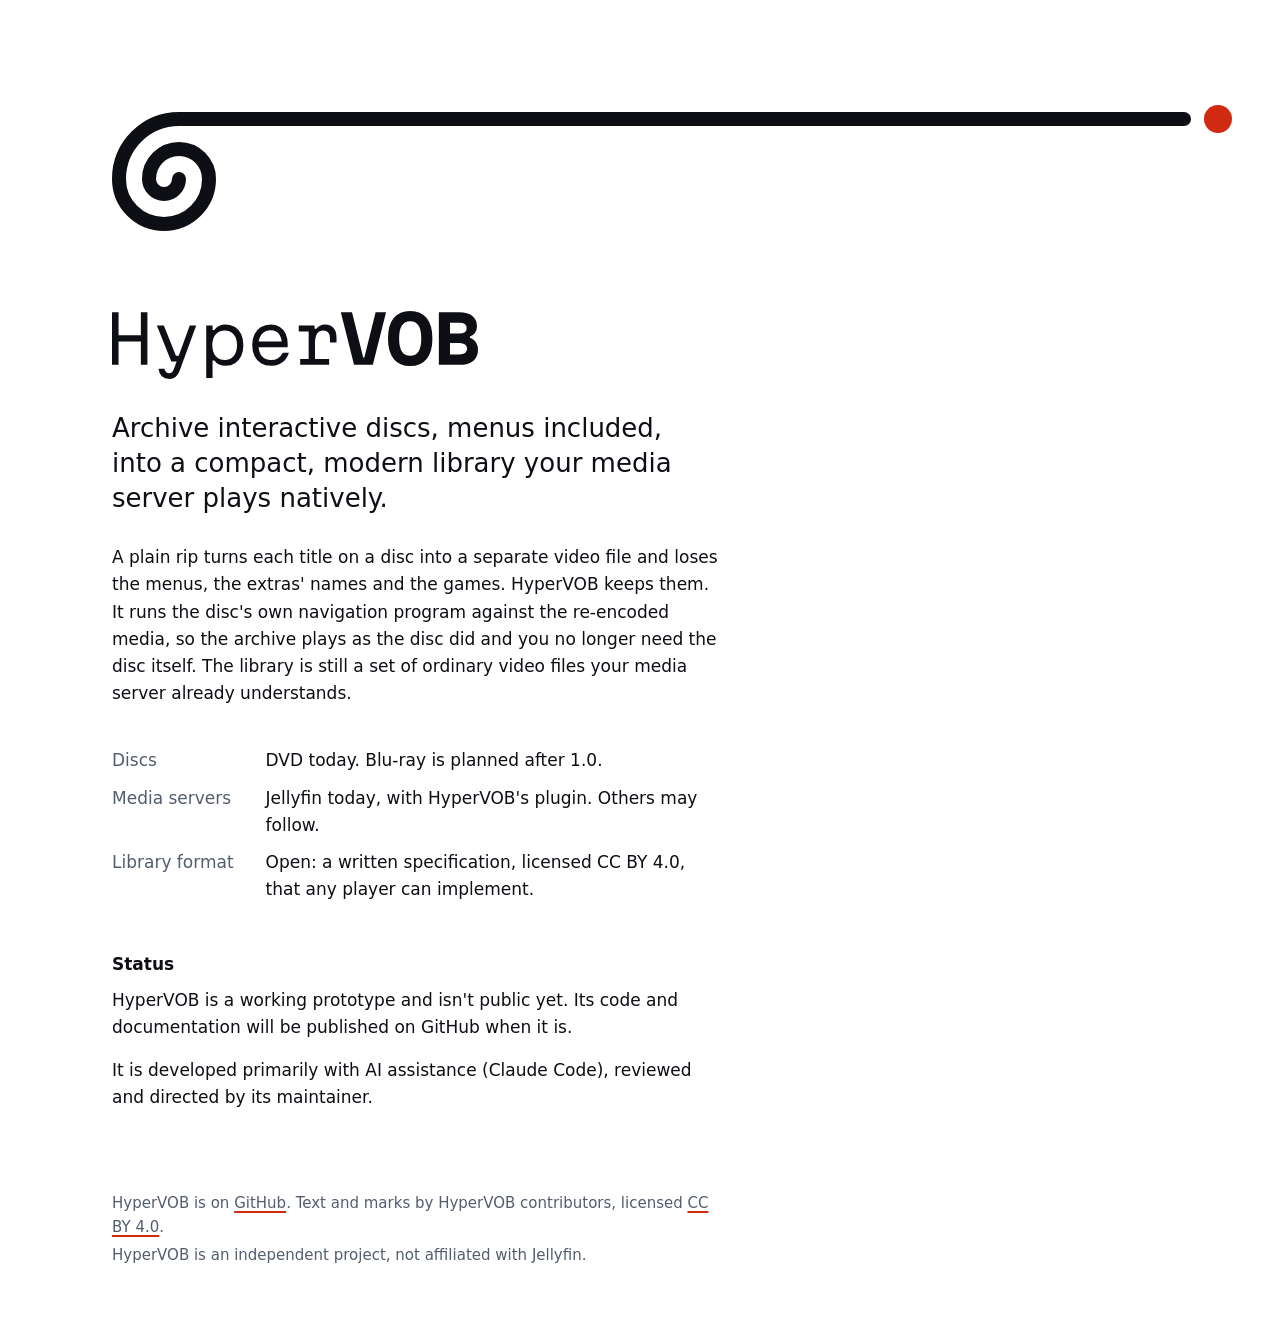
<file: index.html>
<!doctype html>
<!--
SPDX-FileCopyrightText: HyperVOB contributors
SPDX-License-Identifier: CC-BY-4.0
-->
<html lang="en-GB">
<head>
<meta charset="utf-8">
<meta http-equiv="Content-Security-Policy" content="default-src 'none'; img-src 'self'; style-src 'self'; manifest-src 'self'; base-uri 'none'; form-action 'none'">
<meta name="viewport" content="width=device-width, initial-scale=1">
<title>HyperVOB: archive interactive discs, menus included</title>
<meta name="description" content="Archive interactive discs, menus included, into a compact, modern library your media server plays natively.">
<link rel="canonical" href="https://hypervob.media/">
<meta name="color-scheme" content="light dark">
<meta name="theme-color" content="#0D0F14" media="(prefers-color-scheme: dark)">
<meta name="theme-color" content="#FFFFFF">
<link rel="icon" href="/favicon.ico" sizes="32x32">
<link rel="icon" href="/assets/favicon.svg" type="image/svg+xml">
<link rel="apple-touch-icon" href="/apple-touch-icon.png">
<link rel="manifest" href="/manifest.webmanifest">
<link rel="stylesheet" href="/assets/site.css">
<meta name="application-name" content="HyperVOB">
<meta name="apple-mobile-web-app-title" content="HyperVOB">
<meta property="og:type" content="website">
<meta property="og:site_name" content="HyperVOB">
<meta property="og:title" content="HyperVOB: the disc, unwound">
<meta property="og:description" content="Archive interactive discs, menus included, into a compact, modern library your media server plays natively.">
<meta property="og:url" content="https://hypervob.media/">
<meta property="og:locale" content="en_GB">
<meta property="og:image" content="https://hypervob.media/assets/social-preview.png">
<meta property="og:image:type" content="image/png">
<meta property="og:image:width" content="1280">
<meta property="og:image:height" content="640">
<meta property="og:image:alt" content="The HyperVOB mark and name, and the line: The disc, unwound.">
<meta name="twitter:card" content="summary_large_image">
<meta name="twitter:image:alt" content="The HyperVOB mark and name, and the line: The disc, unwound.">
</head>
<body>
<main class="page">
  <div class="track" aria-hidden="true">
    <svg class="track__spiral" viewBox="4.5 9.25 26.25 29.75" focusable="false">
      <path pathLength="1" d="M21.25 26A3.75 3.75 0 0 1 13.75 26A7.5 7.5 0 0 1 28.75 26A11.25 11.25 0 0 1 6.25 26A15 15 0 0 1 21.25 11L32 11"/>
    </svg>
    <div class="track__tail">
      <div class="track__run"></div>
      <div class="track__spot"></div>
    </div>
  </div>

  <h1 class="name">
    <picture>
      <source srcset="/assets/wordmark-on-dark.svg" media="(prefers-color-scheme: dark)">
      <img src="/assets/wordmark-on-light.svg" alt="HyperVOB" width="538" height="100">
    </picture>
  </h1>

  <p class="lead">Archive interactive discs, menus included, into a compact, modern library
  your media server plays natively.</p>

  <p>A plain rip turns each title on a disc into a separate video file and loses the menus,
  the extras' names and the games. HyperVOB keeps them. It runs the disc's own navigation
  program against the re-encoded media, so the archive plays as the disc did and you no
  longer need the disc itself. The library is still a set of ordinary video files your
  media server already understands.</p>

  <dl class="facts">
    <dt>Discs</dt>
    <dd>DVD today. Blu-ray is planned after 1.0.</dd>
    <dt>Media servers</dt>
    <dd>Jellyfin today, with HyperVOB's plugin. Others may follow.</dd>
    <dt>Library format</dt>
    <dd>Open: a written specification, licensed CC BY 4.0, that any player can implement.</dd>
  </dl>

  <h2>Status</h2>
  <p>HyperVOB is a working prototype and isn't public yet. Its code and documentation will
  be published on GitHub when it is.</p>
  <p>It is developed primarily with AI assistance (Claude Code), reviewed and directed by
  its maintainer.</p>
</main>

<footer class="page page--footer">
  <p>HyperVOB is on <a href="https://github.com/HyperVOB">GitHub</a>. Text and marks by
  HyperVOB contributors, licensed
  <a href="https://creativecommons.org/licenses/by/4.0/">CC BY 4.0</a>.</p>
  <p>HyperVOB is an independent project, not affiliated with Jellyfin.</p>
</footer>
</body>
</html>
</file>
<file: assets/site.css>
/*
SPDX-FileCopyrightText: HyperVOB contributors
SPDX-License-Identifier: CC-BY-4.0

hypervob.media. Colours from the HyperVOB brand (Pit, Land, Track, 650 nm); system fonts,
as the brand keeps for interfaces: nothing loads from another site.
*/

/* Light, unless the reader prefers dark. */
:root {
  color-scheme: light dark;
  --ground: #fff;
  --text: #0d0f14; /* Pit, 19.2:1 on white */
  --muted: #545d6e; /* 6.6:1 on white; Track is 3.6:1 there */
  --spot: #d02a10; /* 650 deep, 5.2:1 on white */
  /* The track's scale, CSS pixels per unit of the mark's 48-unit drawing: with the
     display, from 2.25 on a phone to 5 on a wide screen. */
  --s: clamp(2.25px, 1.5px + 0.2vw, 5px);
}

/* Where round() exists: the stroke (3.5 units) a whole number of pixels and the track's
   top on a pixel, so the drawn spiral's run and the plain one carrying it on are edged
   alike, with no step where they meet. */
@supports (width: round(1.5px, 1px)) {
  :root {
    --s: round(clamp(2.25px, 1.5px + 0.2vw, 5px), 2px / 7);
  }

  main.page {
    padding-top: round(clamp(2.5rem, 9vw, 7rem), 1px);
  }
}

@media (prefers-color-scheme: dark) {
  :root {
    --ground: #0d0f14; /* Pit */
    --text: #e8ecf3; /* Land, 16.2:1 on Pit */
    --muted: #7d8799; /* Track, 5.3:1 on Pit */
    --spot: #ff3b1f; /* 650 nm, 5.4:1 on Pit */
  }
}

*,
*::before,
*::after {
  box-sizing: border-box;
}

html {
  background: var(--ground);
  color: var(--text);
  -webkit-text-size-adjust: 100%;
  text-size-adjust: 100%;
}

body {
  margin: 0;
  font: 1.0625rem/1.6 system-ui, -apple-system, "Segoe UI", Roboto, "Helvetica Neue", Arial,
    sans-serif;
  container-type: inline-size; /* cqw: the page's width without the scrollbar */
}

.page {
  max-width: 72rem;
  margin: 0 auto;
  padding: clamp(2.5rem, 9vw, 7rem) clamp(1rem, 5vw, 3rem) 0;
}

.page > p,
.page > h2,
.page > .facts {
  max-width: 38rem;
}

.page--footer {
  padding-top: 4rem;
  padding-bottom: 3rem;
  color: var(--muted);
  font-size: 0.9375rem;
}

.page--footer p {
  margin: 0 0 0.25rem;
}

/* The mark, unwound: its spiral, then the straight run carried on across the display to
   the laser spot, at the mark's own stroke (3.5) and spot (r 3.5, 3.25 past the run's
   end). The run reaches the display's right gutter, past the column's 72rem. */
.track {
  display: flex;
  align-items: flex-start;
  margin-right: calc((min(100cqw, 72rem) - 100cqw) / 2);
  margin-bottom: clamp(2.5rem, 7vw, 5rem);
}

.track__spiral {
  flex: none;
  width: calc(26.25 * var(--s));
  height: calc(29.75 * var(--s));
  overflow: hidden;
}

.track__spiral path {
  fill: none;
  stroke: var(--text);
  stroke-width: 3.5;
  stroke-linecap: round;
  stroke-linejoin: round;
}

/* The run and the spot, as tall as the spot and centred on the drawing's run. */
.track__tail {
  display: flex;
  flex: 1 1 auto;
  align-items: center;
  height: calc(7 * var(--s));
  margin: calc(-1.75 * var(--s)) 0 0 -1px; /* -1px: no seam where the two runs meet */
}

.track__run {
  flex: 1 1 auto;
  height: calc(3.5 * var(--s));
  border-radius: 0 999px 999px 0;
  background: var(--text);
}

.track__spot {
  flex: none;
  width: calc(7 * var(--s));
  height: calc(7 * var(--s));
  margin-left: calc(3.25 * var(--s));
  border-radius: 50%;
  background: var(--spot);
}

/* How far the tail has been read, in units of the mark. */
@property --read {
  syntax: "<number>";
  inherits: false;
  initial-value: 0;
}

/* Read once, from the centre out, at one speed: as a disc is read at a constant linear
   velocity, the track is drawn at 220 units of the mark a second (the spiral's 105 units
   in 0.48 s), so a longer track, on a wider display, takes longer to unroll. */
@media (prefers-reduced-motion: no-preference) {
  .track__spiral path {
    stroke-dasharray: 1 2;
    stroke-dashoffset: 1;
    animation: read 0.48s linear forwards;
  }

  .track__tail {
    clip-path: inset(0 max(0px, calc(100% - var(--read) * var(--s))) 0 0);
    animation: unroll 6s linear 0.48s both; /* 1320 units: past any display's track */
  }
}

@keyframes read {
  to {
    stroke-dashoffset: 0;
  }
}

@keyframes unroll {
  from {
    --read: 0;
  }

  to {
    --read: 1320;
  }
}

.name {
  margin: 0 0 clamp(1.25rem, 3vw, 2rem);
  line-height: 0;
}

.name img {
  width: auto;
  height: clamp(2.25rem, 6.5vw, 4.25rem);
}

.lead {
  margin: 0 0 1.75rem;
  font-size: clamp(1.3125rem, 2.4vw, 1.625rem);
  line-height: 1.35;
}

p {
  margin: 0 0 1rem;
}

h2 {
  margin: 3rem 0 0.5rem;
  font-size: 1.0625rem;
  font-weight: 650;
  line-height: 1.6;
}

.facts {
  display: grid;
  grid-template-columns: max-content 1fr;
  gap: 0.625rem 2rem;
  margin: 2.5rem 0 0;
}

.facts dt {
  color: var(--muted);
}

.facts dd {
  margin: 0;
}

@media (max-width: 30rem) {
  .facts {
    grid-template-columns: 1fr;
    gap: 0;
  }

  .facts dd {
    margin-bottom: 0.875rem;
  }
}

a {
  color: inherit;
  text-decoration-color: var(--spot);
  text-decoration-thickness: 0.1em;
  text-underline-offset: 0.2em;
}

a:hover {
  color: var(--spot);
}

a:focus-visible {
  outline: 2px solid var(--spot);
  outline-offset: 3px;
  border-radius: 2px;
}
</file>
